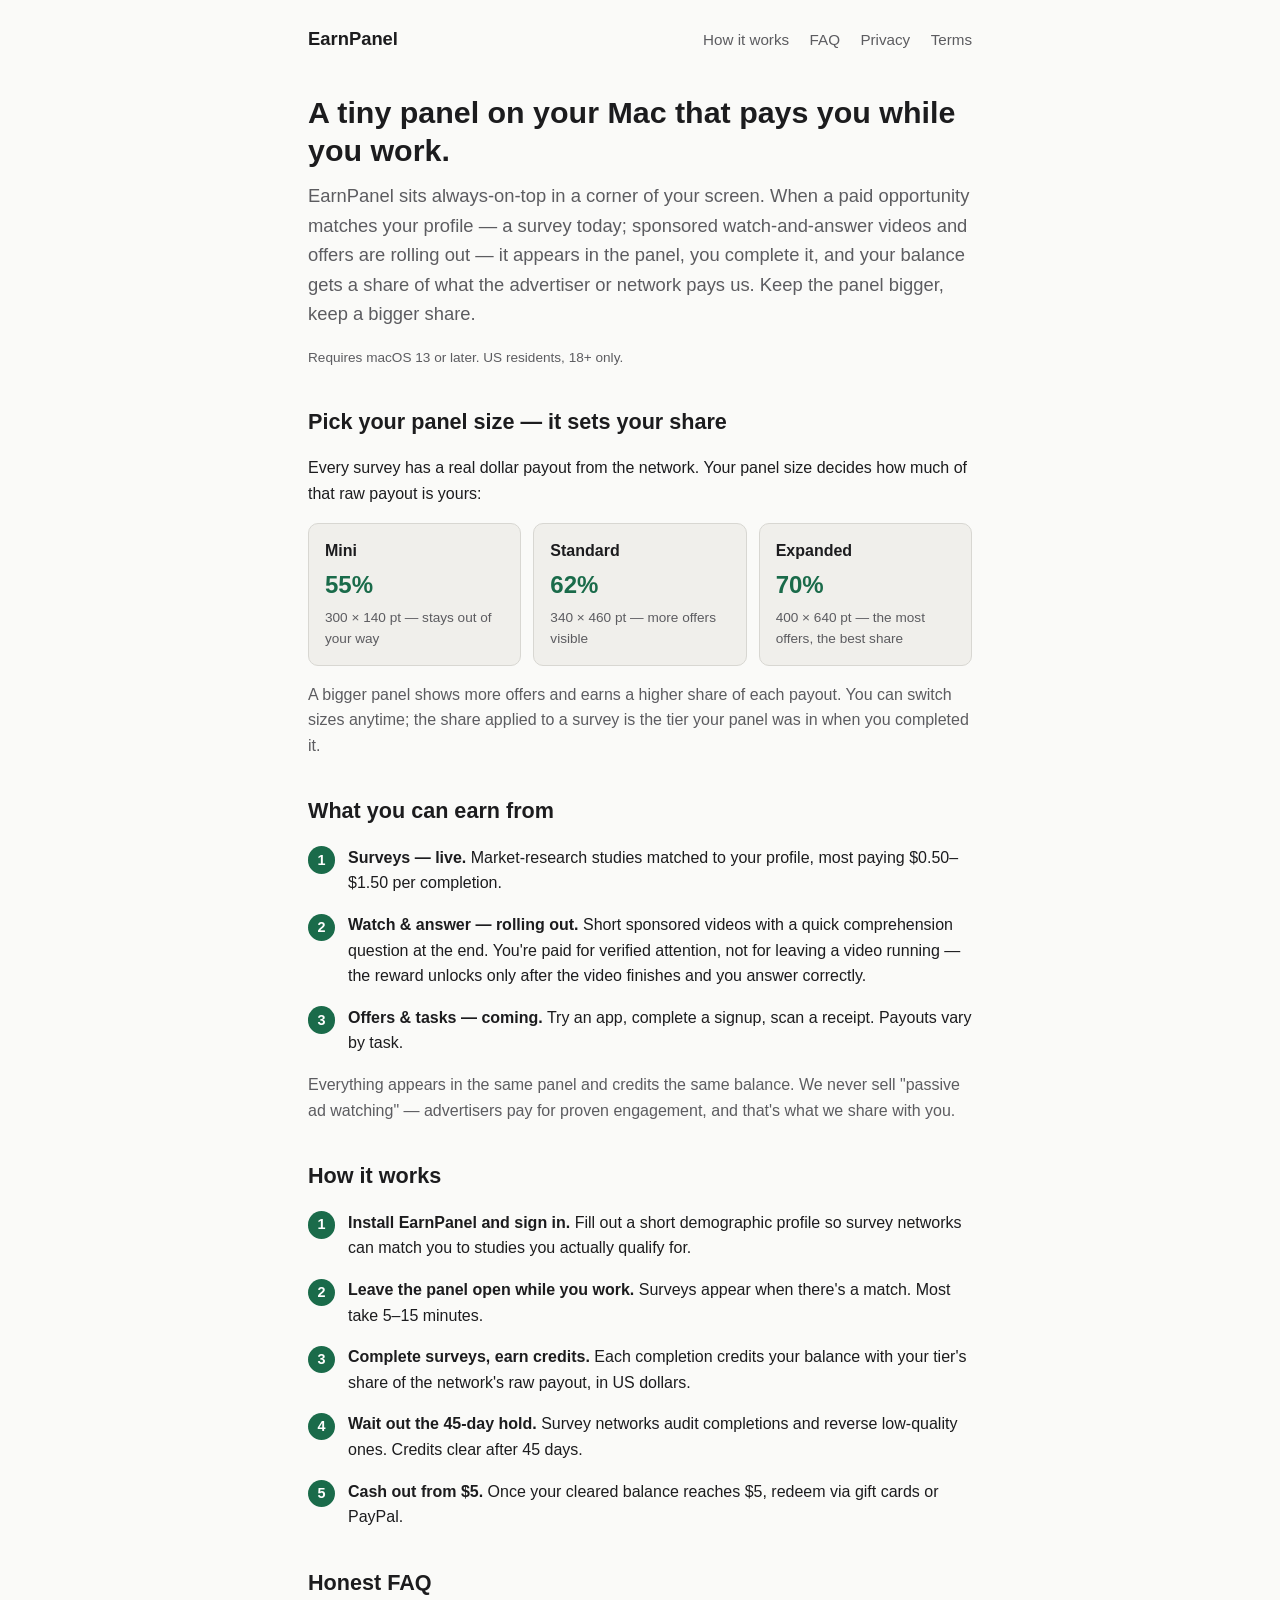
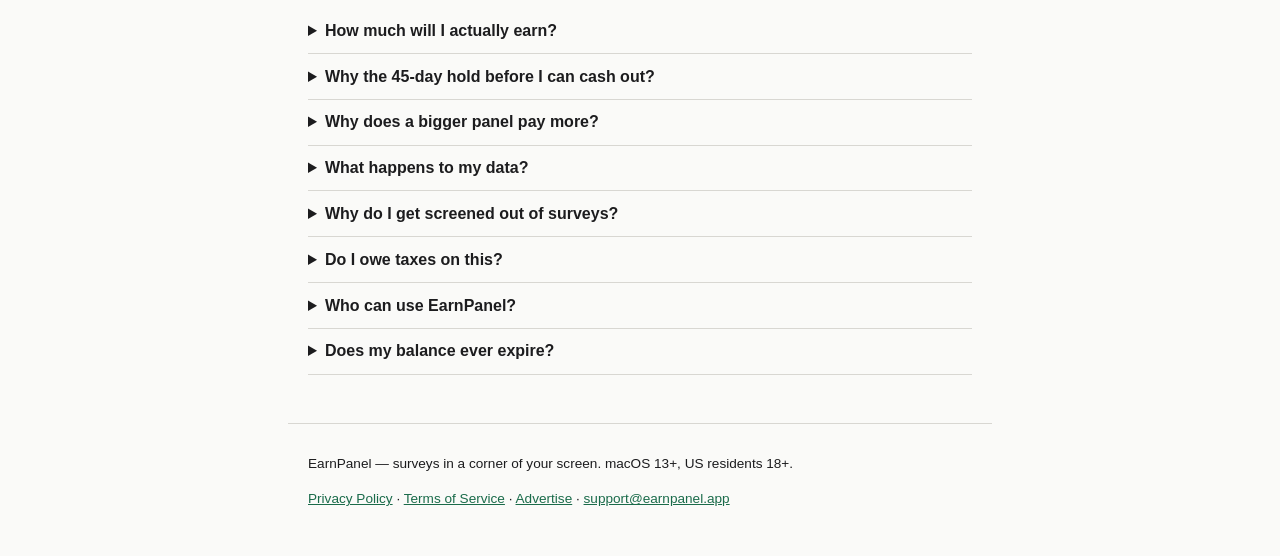
<file: index.html>
<!DOCTYPE html>
<html lang="en">
<head>
  <meta charset="utf-8">
  <meta name="viewport" content="width=device-width, initial-scale=1">
  <title>EarnPanel — a small macOS panel that pays you to answer surveys</title>
  <meta name="description" content="EarnPanel is a small always-on-top macOS panel that pays you to answer surveys while you work. Bigger panel, higher share. No hype: it's coffee money, not income.">
  <link rel="stylesheet" href="style.css">
</head>
<body>
  <header class="site">
    <a class="brand" href="index.html">EarnPanel</a>
    <nav>
      <a href="#how">How it works</a>
      <a href="#faq">FAQ</a>
      <a href="privacy.html">Privacy</a>
      <a href="terms.html">Terms</a>
    </nav>
  </header>

  <main>
    <h1>A tiny panel on your Mac that pays you while you work.</h1>
    <p class="lede">EarnPanel sits always-on-top in a corner of your screen. When a paid opportunity matches your profile — a survey today; sponsored watch-and-answer videos and offers are rolling out — it appears in the panel, you complete it, and your balance gets a share of what the advertiser or network pays us. Keep the panel bigger, keep a bigger share.</p>

    <p class="fineprint">Requires macOS 13 or later. US residents, 18+ only.</p>

    <h2 id="tiers">Pick your panel size — it sets your share</h2>
    <p>Every survey has a real dollar payout from the network. Your panel size decides how much of that raw payout is yours:</p>
    <ul class="tiers">
      <li>
        <span class="tier-name">Mini</span>
        <span class="tier-share">55%</span>
        <span class="tier-size">300 × 140 pt — stays out of your way</span>
      </li>
      <li>
        <span class="tier-name">Standard</span>
        <span class="tier-share">62%</span>
        <span class="tier-size">340 × 460 pt — more offers visible</span>
      </li>
      <li>
        <span class="tier-name">Expanded</span>
        <span class="tier-share">70%</span>
        <span class="tier-size">400 × 640 pt — the most offers, the best share</span>
      </li>
    </ul>
    <p class="muted">A bigger panel shows more offers and earns a higher share of each payout. You can switch sizes anytime; the share applied to a survey is the tier your panel was in when you completed it.</p>

    <h2 id="earn">What you can earn from</h2>
    <ul class="steps">
      <li><strong>Surveys — live.</strong> Market-research studies matched to your profile, most paying $0.50–$1.50 per completion.</li>
      <li><strong>Watch &amp; answer — rolling out.</strong> Short sponsored videos with a quick comprehension question at the end. You're paid for verified attention, not for leaving a video running — the reward unlocks only after the video finishes and you answer correctly.</li>
      <li><strong>Offers &amp; tasks — coming.</strong> Try an app, complete a signup, scan a receipt. Payouts vary by task.</li>
    </ul>
    <p class="muted">Everything appears in the same panel and credits the same balance. We never sell "passive ad watching" — advertisers pay for proven engagement, and that's what we share with you.</p>

    <h2 id="how">How it works</h2>
    <ol class="steps">
      <li><strong>Install EarnPanel and sign in.</strong> Fill out a short demographic profile so survey networks can match you to studies you actually qualify for.</li>
      <li><strong>Leave the panel open while you work.</strong> Surveys appear when there's a match. Most take 5–15 minutes.</li>
      <li><strong>Complete surveys, earn credits.</strong> Each completion credits your balance with your tier's share of the network's raw payout, in US dollars.</li>
      <li><strong>Wait out the 45-day hold.</strong> Survey networks audit completions and reverse low-quality ones. Credits clear after 45 days.</li>
      <li><strong>Cash out from $5.</strong> Once your cleared balance reaches $5, redeem via gift cards or PayPal.</li>
    </ol>

    <h2 id="faq">Honest FAQ</h2>
    <div class="faq">
      <details>
        <summary>How much will I actually earn?</summary>
        <p>Not much — and we'd rather tell you that up front. Most surveys pay roughly $0.50 to $1.50 each, and how many you qualify for depends on your demographics and the day. Think of EarnPanel as coffee money that accumulates passively while you work, not a side income and definitely not a wage. If anyone promises you real income from surveys, be skeptical.</p>
      </details>
      <details>
        <summary>Why the 45-day hold before I can cash out?</summary>
        <p>Survey networks review completions for quality and can reverse ones they judge fraudulent, rushed, or inconsistent — sometimes weeks after the fact. The 45-day hold means we only pay out earnings the networks have actually stood behind. If a completion is reversed after you've already been paid for it, the reversal nets against your future earnings, which means your balance can temporarily go negative.</p>
      </details>
      <details>
        <summary>Why does a bigger panel pay more?</summary>
        <p>Screen space is the honest currency here. A larger panel surfaces more offers and signals you're more engaged, so we pass along a larger cut: 55% at mini, 62% at standard, 70% at expanded. There's no trick — the percentages apply to the same raw network payout either way.</p>
      </details>
      <details>
        <summary>What happens to my data?</summary>
        <p>To match you to surveys, we share the profile information you give us with survey partners like BitLabs, and we're paid when you complete their surveys. Under California law that sharing may count as a "sale" of personal information, so we give you a clear way to opt out. Read the <a href="privacy.html">privacy policy</a> for the full picture before signing up.</p>
      </details>
      <details>
        <summary>Why do I get screened out of surveys?</summary>
        <p>Researchers need specific demographics, and networks often can't tell whether you qualify until you've answered a few questions. Screen-outs are frustrating and mostly unpaid; they're a fact of the survey industry, not something we can eliminate.</p>
      </details>
      <details>
        <summary>Do I owe taxes on this?</summary>
        <p>Possibly. Rewards are promotional payments, not wages. If your payouts approach IRS reporting thresholds in a calendar year, we'll ask you to submit a W-9 before further payouts and may issue a 1099-MISC. See the <a href="terms.html">terms</a>.</p>
      </details>
      <details>
        <summary>Who can use EarnPanel?</summary>
        <p>US residents who are 18 or older, on a Mac running macOS 13 or later. One account per person and per device — multi-accounting forfeits balances.</p>
      </details>
      <details>
        <summary>Does my balance ever expire?</summary>
        <p>If your account is inactive for 12 months, small remaining balances may expire under our dormancy policy. Cash out when you hit $5 and this never matters.</p>
      </details>
    </div>
  </main>

  <footer class="site">
    <p>EarnPanel — surveys in a corner of your screen. macOS 13+, US residents 18+.</p>
    <p><a href="privacy.html">Privacy Policy</a> · <a href="terms.html">Terms of Service</a> · <a href="advertise.html">Advertise</a> · <a href="mailto:support@earnpanel.app">support@earnpanel.app</a></p>
  </footer>
</body>
</html>
</file>
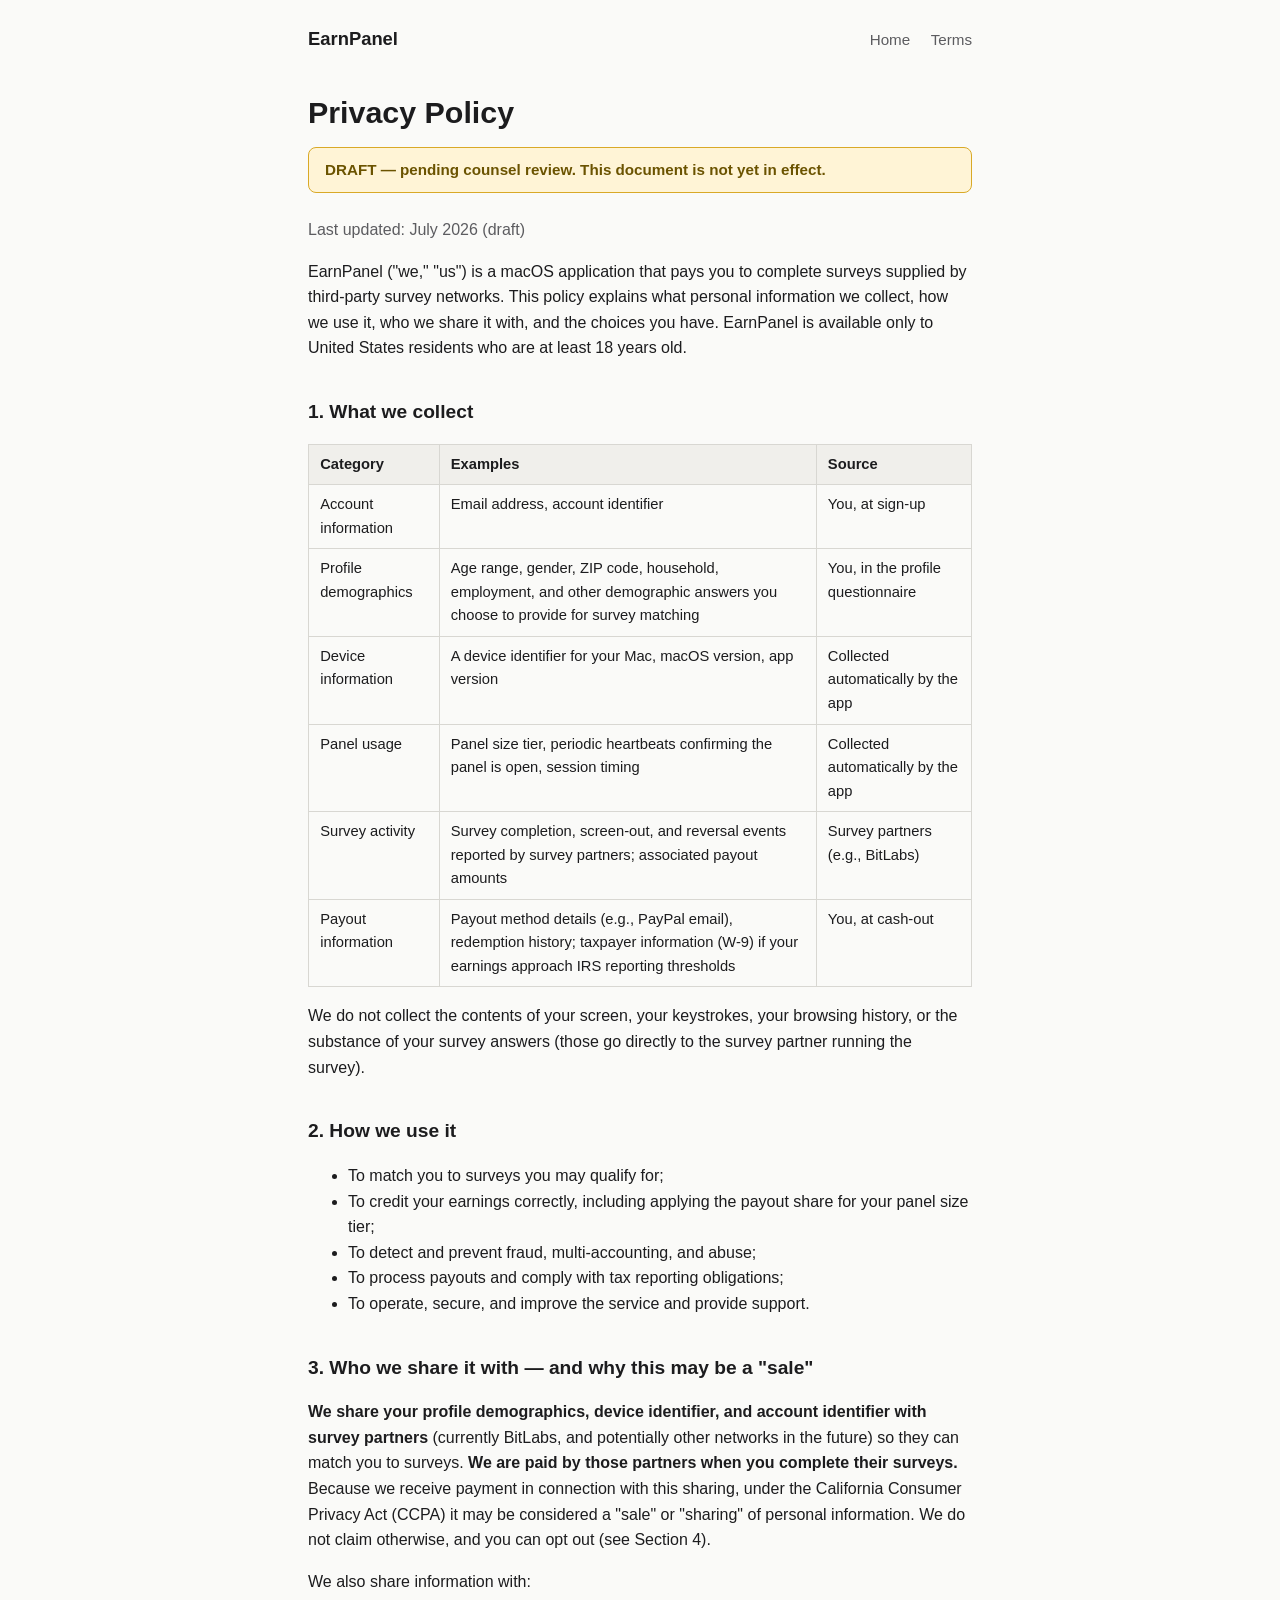
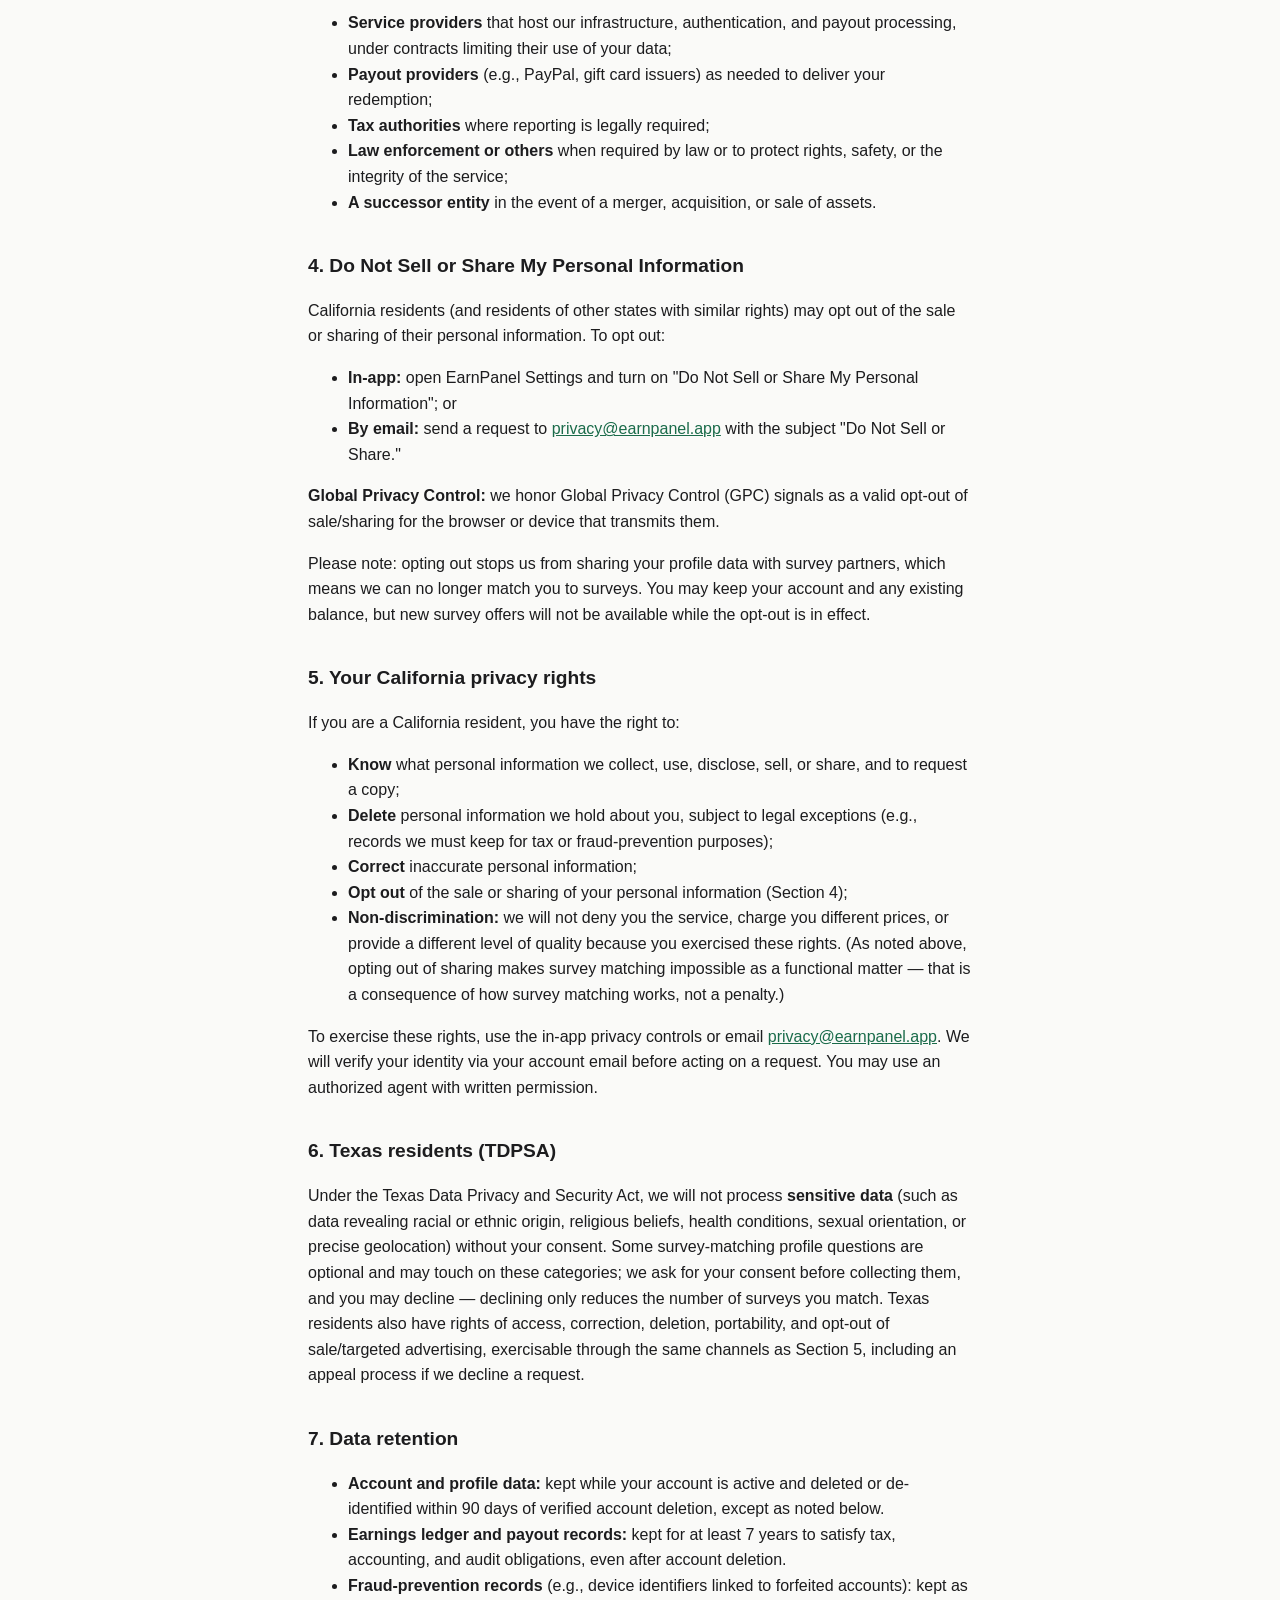
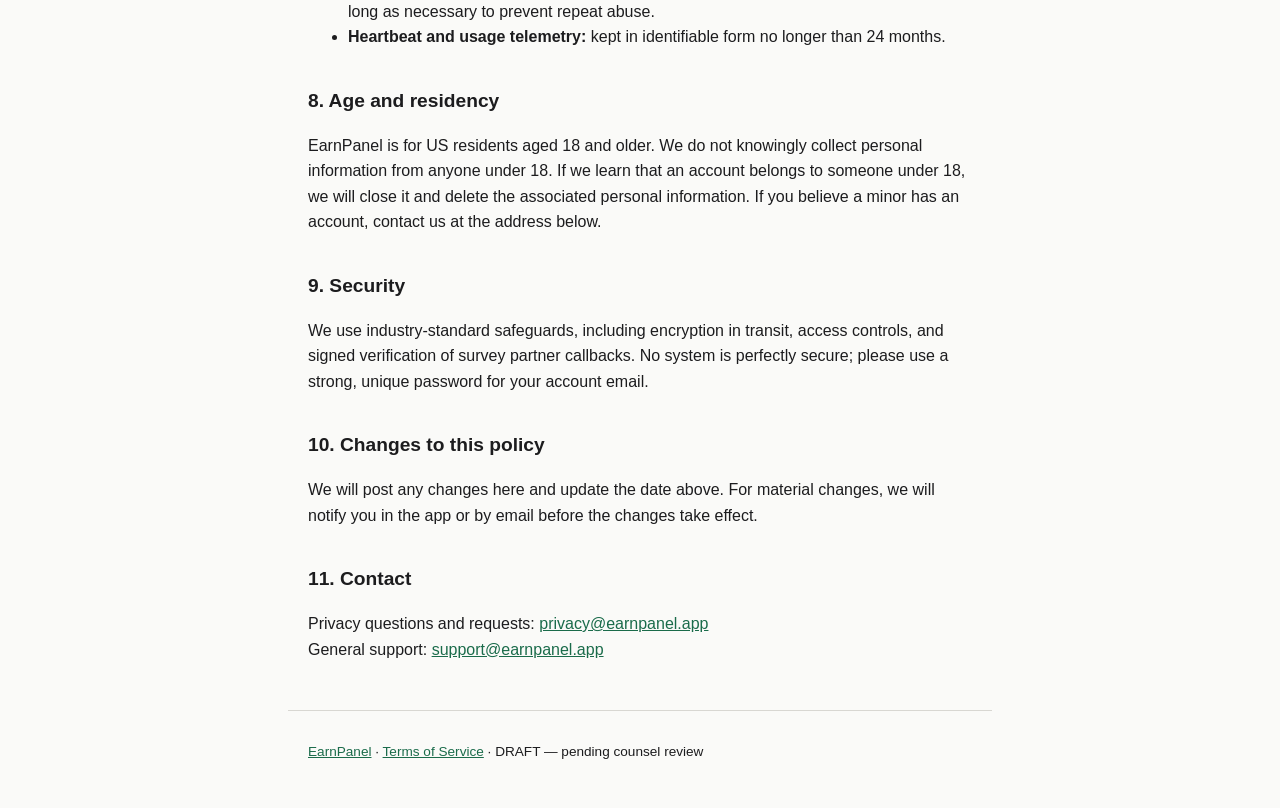
<file: privacy.html>
<!DOCTYPE html>
<html lang="en">
<head>
  <meta charset="utf-8">
  <meta name="viewport" content="width=device-width, initial-scale=1">
  <title>EarnPanel — Privacy Policy (Draft)</title>
  <meta name="description" content="Draft privacy policy for EarnPanel, pending counsel review.">
  <link rel="stylesheet" href="style.css">
</head>
<body>
  <header class="site">
    <a class="brand" href="index.html">EarnPanel</a>
    <nav>
      <a href="index.html">Home</a>
      <a href="terms.html">Terms</a>
    </nav>
  </header>

  <main class="legal">
    <h1>Privacy Policy</h1>
    <p class="draft-banner">DRAFT — pending counsel review. This document is not yet in effect.</p>
    <p class="muted">Last updated: July 2026 (draft)</p>

    <p>EarnPanel ("we," "us") is a macOS application that pays you to complete surveys supplied by third-party survey networks. This policy explains what personal information we collect, how we use it, who we share it with, and the choices you have. EarnPanel is available only to United States residents who are at least 18 years old.</p>

    <h2 id="collect">1. What we collect</h2>
    <table>
      <tr><th>Category</th><th>Examples</th><th>Source</th></tr>
      <tr>
        <td>Account information</td>
        <td>Email address, account identifier</td>
        <td>You, at sign-up</td>
      </tr>
      <tr>
        <td>Profile demographics</td>
        <td>Age range, gender, ZIP code, household, employment, and other demographic answers you choose to provide for survey matching</td>
        <td>You, in the profile questionnaire</td>
      </tr>
      <tr>
        <td>Device information</td>
        <td>A device identifier for your Mac, macOS version, app version</td>
        <td>Collected automatically by the app</td>
      </tr>
      <tr>
        <td>Panel usage</td>
        <td>Panel size tier, periodic heartbeats confirming the panel is open, session timing</td>
        <td>Collected automatically by the app</td>
      </tr>
      <tr>
        <td>Survey activity</td>
        <td>Survey completion, screen-out, and reversal events reported by survey partners; associated payout amounts</td>
        <td>Survey partners (e.g., BitLabs)</td>
      </tr>
      <tr>
        <td>Payout information</td>
        <td>Payout method details (e.g., PayPal email), redemption history; taxpayer information (W-9) if your earnings approach IRS reporting thresholds</td>
        <td>You, at cash-out</td>
      </tr>
    </table>
    <p>We do not collect the contents of your screen, your keystrokes, your browsing history, or the substance of your survey answers (those go directly to the survey partner running the survey).</p>

    <h2 id="use">2. How we use it</h2>
    <ul>
      <li>To match you to surveys you may qualify for;</li>
      <li>To credit your earnings correctly, including applying the payout share for your panel size tier;</li>
      <li>To detect and prevent fraud, multi-accounting, and abuse;</li>
      <li>To process payouts and comply with tax reporting obligations;</li>
      <li>To operate, secure, and improve the service and provide support.</li>
    </ul>

    <h2 id="share">3. Who we share it with — and why this may be a "sale"</h2>
    <p><strong>We share your profile demographics, device identifier, and account identifier with survey partners</strong> (currently BitLabs, and potentially other networks in the future) so they can match you to surveys. <strong>We are paid by those partners when you complete their surveys.</strong> Because we receive payment in connection with this sharing, under the California Consumer Privacy Act (CCPA) it may be considered a "sale" or "sharing" of personal information. We do not claim otherwise, and you can opt out (see Section 4).</p>
    <p>We also share information with:</p>
    <ul>
      <li><strong>Service providers</strong> that host our infrastructure, authentication, and payout processing, under contracts limiting their use of your data;</li>
      <li><strong>Payout providers</strong> (e.g., PayPal, gift card issuers) as needed to deliver your redemption;</li>
      <li><strong>Tax authorities</strong> where reporting is legally required;</li>
      <li><strong>Law enforcement or others</strong> when required by law or to protect rights, safety, or the integrity of the service;</li>
      <li><strong>A successor entity</strong> in the event of a merger, acquisition, or sale of assets.</li>
    </ul>

    <h2 id="dnss">4. Do Not Sell or Share My Personal Information</h2>
    <p>California residents (and residents of other states with similar rights) may opt out of the sale or sharing of their personal information. To opt out:</p>
    <ul>
      <li><strong>In-app:</strong> open EarnPanel Settings and turn on "Do Not Sell or Share My Personal Information"; or</li>
      <li><strong>By email:</strong> send a request to <a href="mailto:privacy@earnpanel.app">privacy@earnpanel.app</a> with the subject "Do Not Sell or Share."</li>
    </ul>
    <p><strong>Global Privacy Control:</strong> we honor Global Privacy Control (GPC) signals as a valid opt-out of sale/sharing for the browser or device that transmits them.</p>
    <p>Please note: opting out stops us from sharing your profile data with survey partners, which means we can no longer match you to surveys. You may keep your account and any existing balance, but new survey offers will not be available while the opt-out is in effect.</p>

    <h2 id="ccpa">5. Your California privacy rights</h2>
    <p>If you are a California resident, you have the right to:</p>
    <ul>
      <li><strong>Know</strong> what personal information we collect, use, disclose, sell, or share, and to request a copy;</li>
      <li><strong>Delete</strong> personal information we hold about you, subject to legal exceptions (e.g., records we must keep for tax or fraud-prevention purposes);</li>
      <li><strong>Correct</strong> inaccurate personal information;</li>
      <li><strong>Opt out</strong> of the sale or sharing of your personal information (Section 4);</li>
      <li><strong>Non-discrimination:</strong> we will not deny you the service, charge you different prices, or provide a different level of quality because you exercised these rights. (As noted above, opting out of sharing makes survey matching impossible as a functional matter — that is a consequence of how survey matching works, not a penalty.)</li>
    </ul>
    <p>To exercise these rights, use the in-app privacy controls or email <a href="mailto:privacy@earnpanel.app">privacy@earnpanel.app</a>. We will verify your identity via your account email before acting on a request. You may use an authorized agent with written permission.</p>

    <h2 id="texas">6. Texas residents (TDPSA)</h2>
    <p>Under the Texas Data Privacy and Security Act, we will not process <strong>sensitive data</strong> (such as data revealing racial or ethnic origin, religious beliefs, health conditions, sexual orientation, or precise geolocation) without your consent. Some survey-matching profile questions are optional and may touch on these categories; we ask for your consent before collecting them, and you may decline — declining only reduces the number of surveys you match. Texas residents also have rights of access, correction, deletion, portability, and opt-out of sale/targeted advertising, exercisable through the same channels as Section 5, including an appeal process if we decline a request.</p>

    <h2 id="retention">7. Data retention</h2>
    <ul>
      <li><strong>Account and profile data:</strong> kept while your account is active and deleted or de-identified within 90 days of verified account deletion, except as noted below.</li>
      <li><strong>Earnings ledger and payout records:</strong> kept for at least 7 years to satisfy tax, accounting, and audit obligations, even after account deletion.</li>
      <li><strong>Fraud-prevention records</strong> (e.g., device identifiers linked to forfeited accounts): kept as long as necessary to prevent repeat abuse.</li>
      <li><strong>Heartbeat and usage telemetry:</strong> kept in identifiable form no longer than 24 months.</li>
    </ul>

    <h2 id="eligibility">8. Age and residency</h2>
    <p>EarnPanel is for US residents aged 18 and older. We do not knowingly collect personal information from anyone under 18. If we learn that an account belongs to someone under 18, we will close it and delete the associated personal information. If you believe a minor has an account, contact us at the address below.</p>

    <h2 id="security">9. Security</h2>
    <p>We use industry-standard safeguards, including encryption in transit, access controls, and signed verification of survey partner callbacks. No system is perfectly secure; please use a strong, unique password for your account email.</p>

    <h2 id="changes">10. Changes to this policy</h2>
    <p>We will post any changes here and update the date above. For material changes, we will notify you in the app or by email before the changes take effect.</p>

    <h2 id="contact">11. Contact</h2>
    <p>Privacy questions and requests: <a href="mailto:privacy@earnpanel.app">privacy@earnpanel.app</a><br>
    General support: <a href="mailto:support@earnpanel.app">support@earnpanel.app</a></p>
  </main>

  <footer class="site">
    <p><a href="index.html">EarnPanel</a> · <a href="terms.html">Terms of Service</a> · DRAFT — pending counsel review</p>
  </footer>
</body>
</html>
</file>
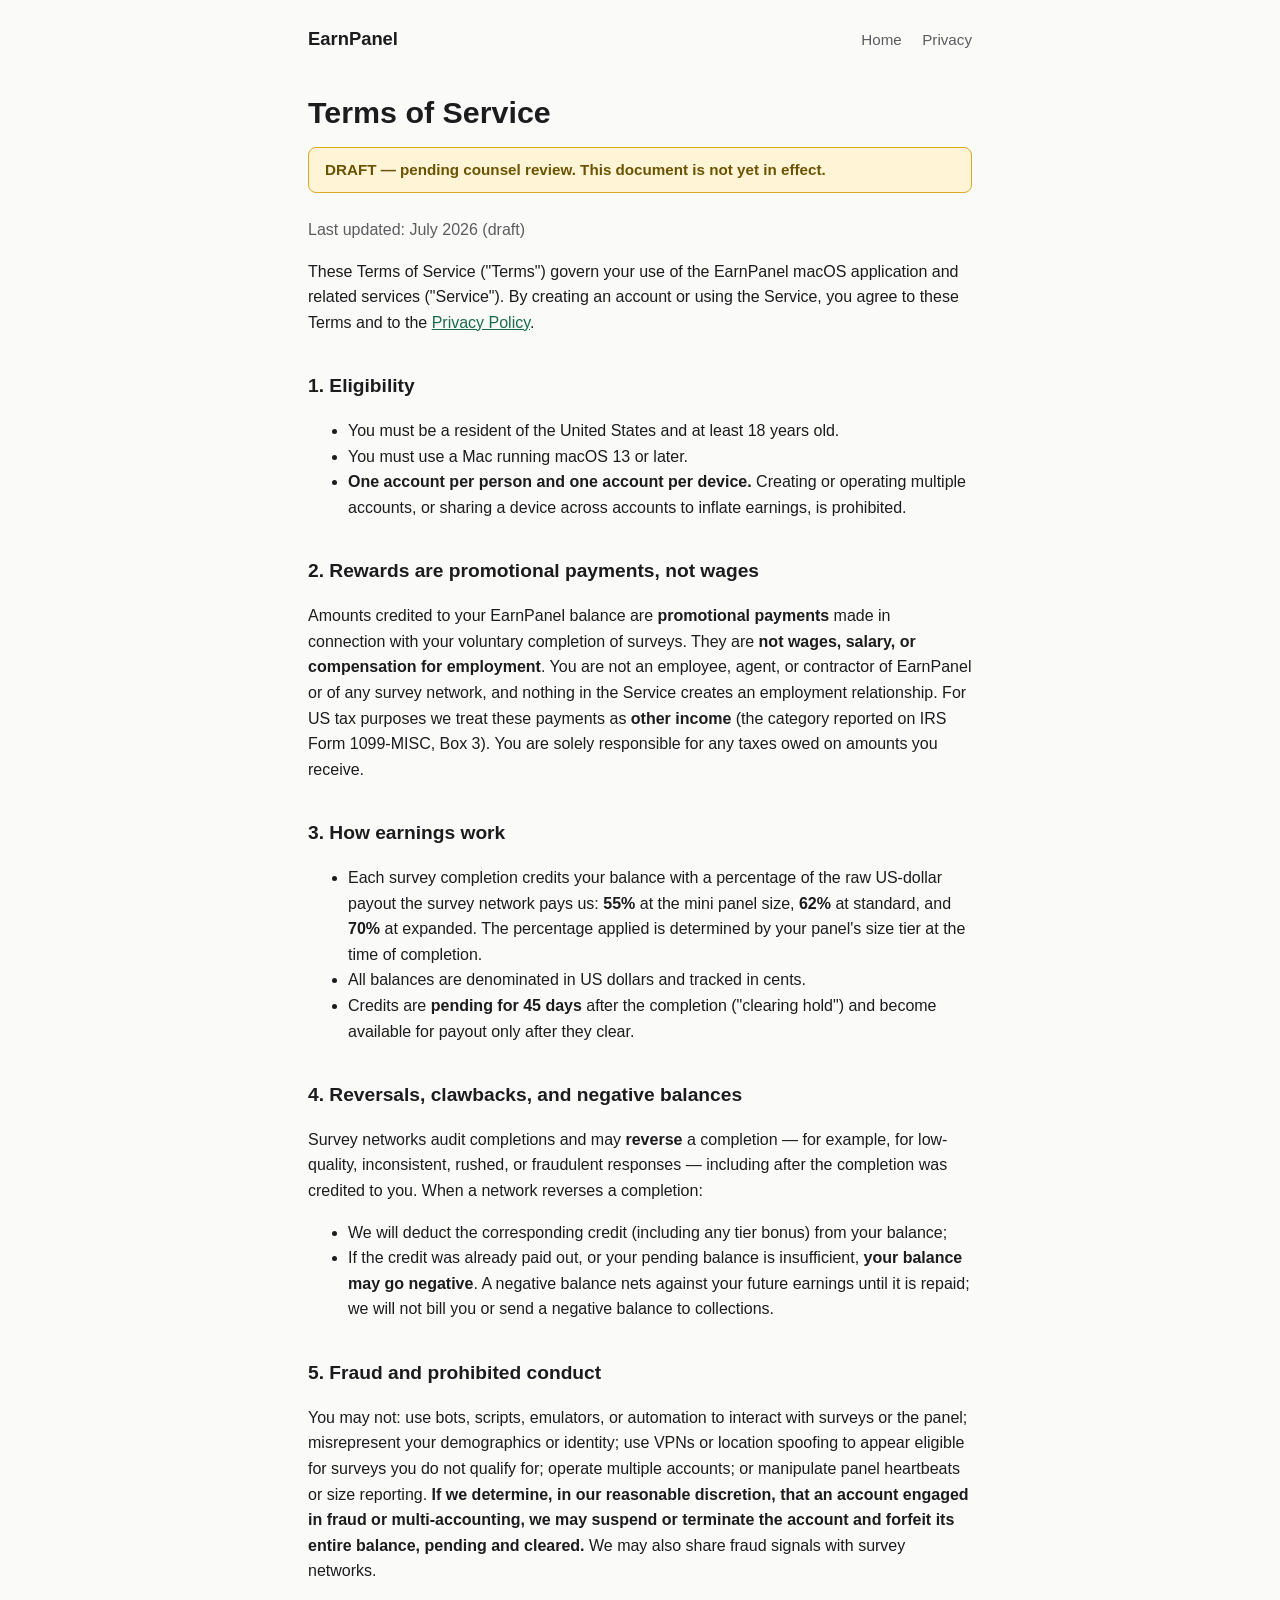
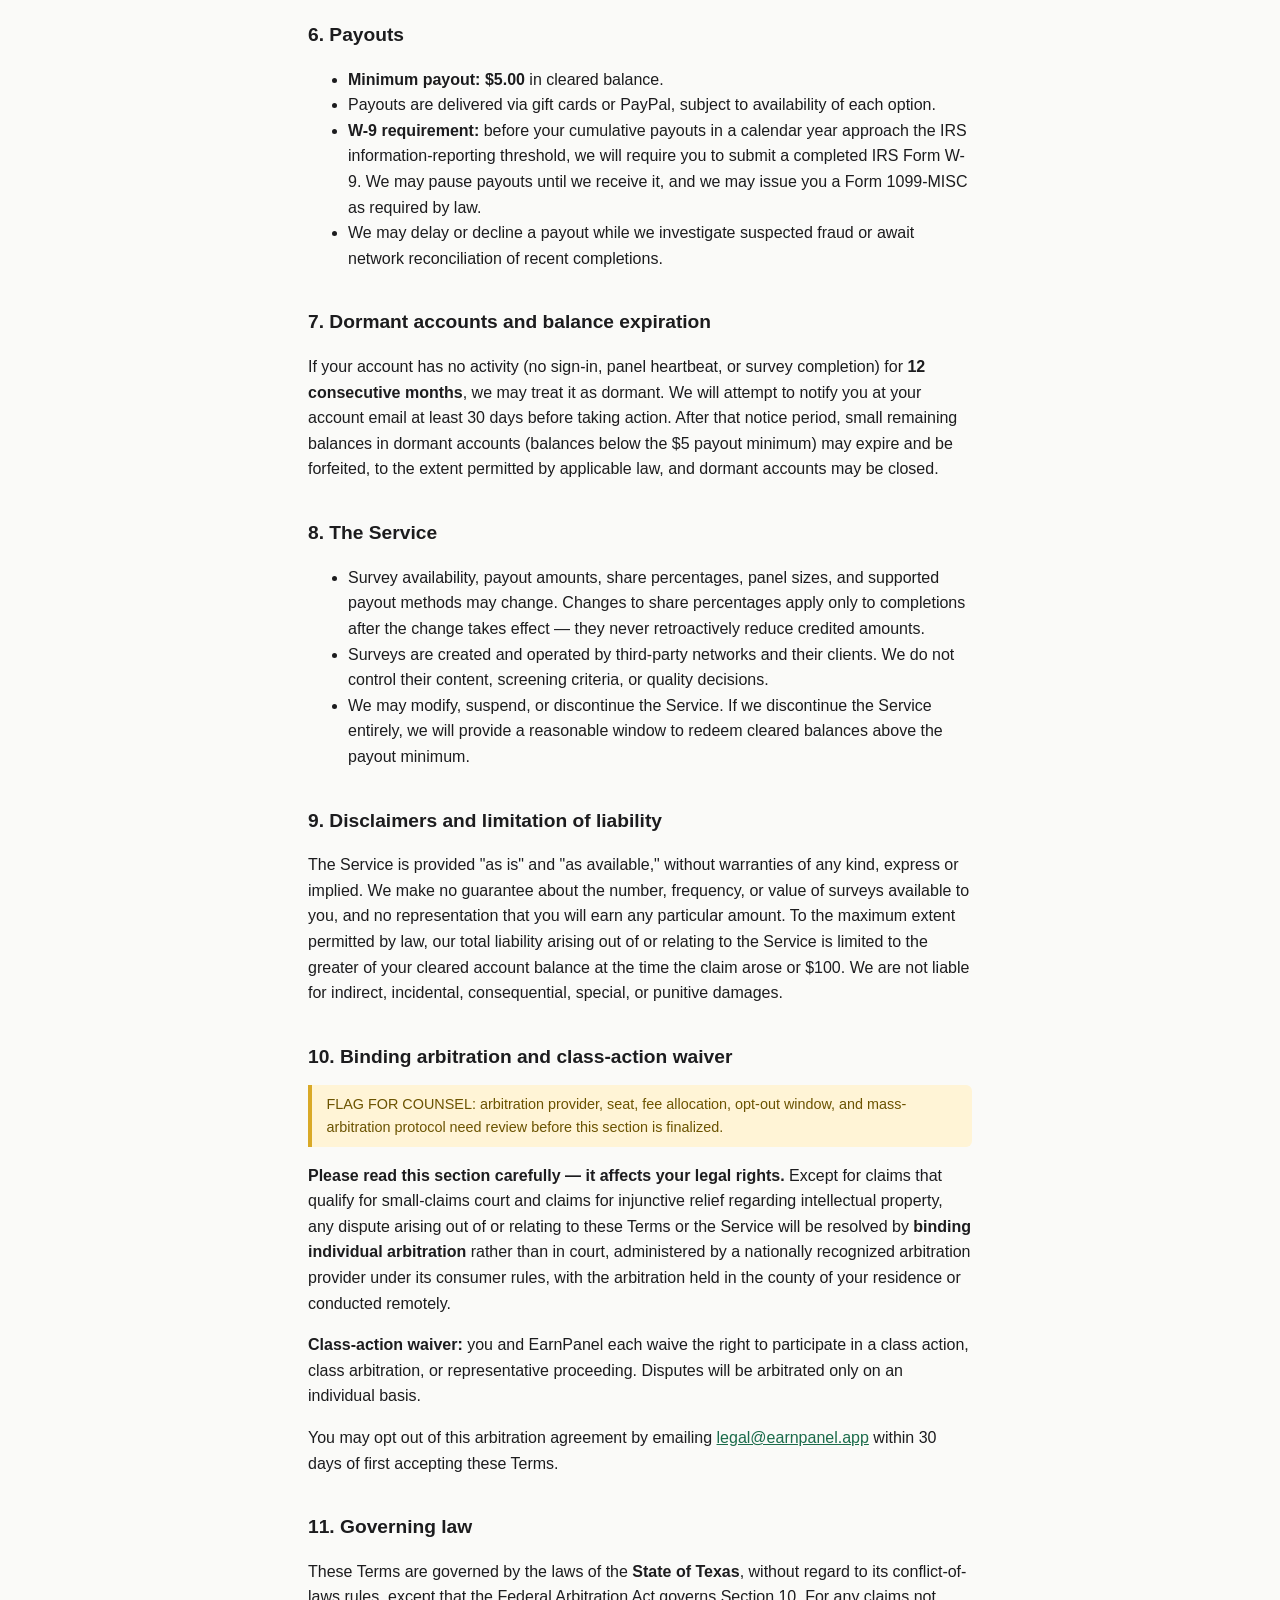
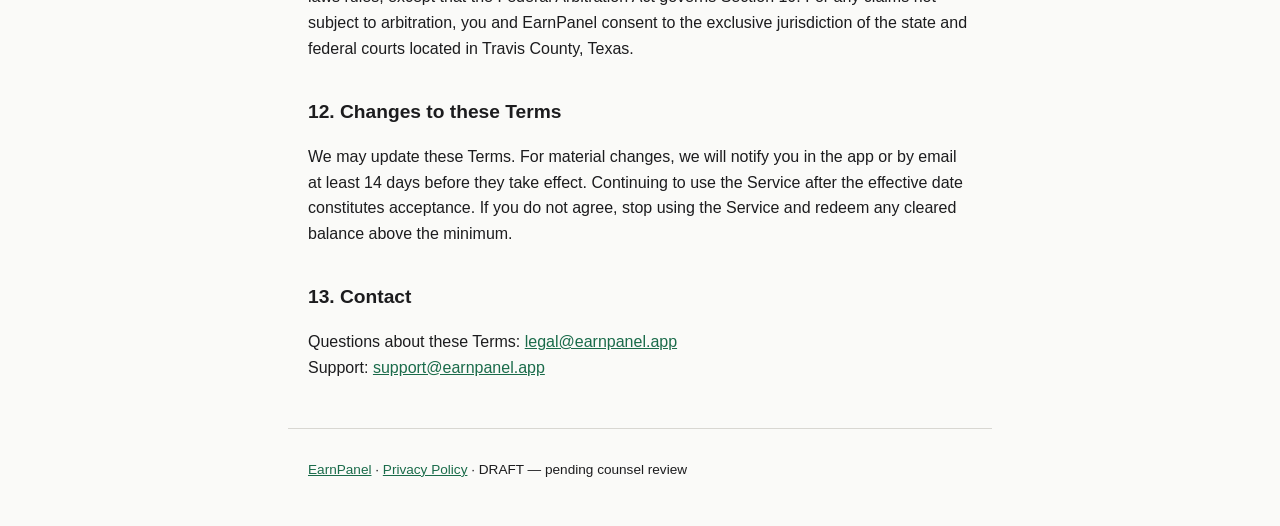
<file: terms.html>
<!DOCTYPE html>
<html lang="en">
<head>
  <meta charset="utf-8">
  <meta name="viewport" content="width=device-width, initial-scale=1">
  <title>EarnPanel — Terms of Service (Draft)</title>
  <meta name="description" content="Draft terms of service for EarnPanel, pending counsel review.">
  <link rel="stylesheet" href="style.css">
</head>
<body>
  <header class="site">
    <a class="brand" href="index.html">EarnPanel</a>
    <nav>
      <a href="index.html">Home</a>
      <a href="privacy.html">Privacy</a>
    </nav>
  </header>

  <main class="legal">
    <h1>Terms of Service</h1>
    <p class="draft-banner">DRAFT — pending counsel review. This document is not yet in effect.</p>
    <p class="muted">Last updated: July 2026 (draft)</p>

    <p>These Terms of Service ("Terms") govern your use of the EarnPanel macOS application and related services ("Service"). By creating an account or using the Service, you agree to these Terms and to the <a href="privacy.html">Privacy Policy</a>.</p>

    <h2 id="eligibility">1. Eligibility</h2>
    <ul>
      <li>You must be a resident of the United States and at least 18 years old.</li>
      <li>You must use a Mac running macOS 13 or later.</li>
      <li><strong>One account per person and one account per device.</strong> Creating or operating multiple accounts, or sharing a device across accounts to inflate earnings, is prohibited.</li>
    </ul>

    <h2 id="rewards">2. Rewards are promotional payments, not wages</h2>
    <p>Amounts credited to your EarnPanel balance are <strong>promotional payments</strong> made in connection with your voluntary completion of surveys. They are <strong>not wages, salary, or compensation for employment</strong>. You are not an employee, agent, or contractor of EarnPanel or of any survey network, and nothing in the Service creates an employment relationship. For US tax purposes we treat these payments as <strong>other income</strong> (the category reported on IRS Form 1099-MISC, Box 3). You are solely responsible for any taxes owed on amounts you receive.</p>

    <h2 id="earnings">3. How earnings work</h2>
    <ul>
      <li>Each survey completion credits your balance with a percentage of the raw US-dollar payout the survey network pays us: <strong>55%</strong> at the mini panel size, <strong>62%</strong> at standard, and <strong>70%</strong> at expanded. The percentage applied is determined by your panel's size tier at the time of completion.</li>
      <li>All balances are denominated in US dollars and tracked in cents.</li>
      <li>Credits are <strong>pending for 45 days</strong> after the completion ("clearing hold") and become available for payout only after they clear.</li>
    </ul>

    <h2 id="reversals">4. Reversals, clawbacks, and negative balances</h2>
    <p>Survey networks audit completions and may <strong>reverse</strong> a completion — for example, for low-quality, inconsistent, rushed, or fraudulent responses — including after the completion was credited to you. When a network reverses a completion:</p>
    <ul>
      <li>We will deduct the corresponding credit (including any tier bonus) from your balance;</li>
      <li>If the credit was already paid out, or your pending balance is insufficient, <strong>your balance may go negative</strong>. A negative balance nets against your future earnings until it is repaid; we will not bill you or send a negative balance to collections.</li>
    </ul>

    <h2 id="fraud">5. Fraud and prohibited conduct</h2>
    <p>You may not: use bots, scripts, emulators, or automation to interact with surveys or the panel; misrepresent your demographics or identity; use VPNs or location spoofing to appear eligible for surveys you do not qualify for; operate multiple accounts; or manipulate panel heartbeats or size reporting. <strong>If we determine, in our reasonable discretion, that an account engaged in fraud or multi-accounting, we may suspend or terminate the account and forfeit its entire balance, pending and cleared.</strong> We may also share fraud signals with survey networks.</p>

    <h2 id="payouts">6. Payouts</h2>
    <ul>
      <li><strong>Minimum payout: $5.00</strong> in cleared balance.</li>
      <li>Payouts are delivered via gift cards or PayPal, subject to availability of each option.</li>
      <li><strong>W-9 requirement:</strong> before your cumulative payouts in a calendar year approach the IRS information-reporting threshold, we will require you to submit a completed IRS Form W-9. We may pause payouts until we receive it, and we may issue you a Form 1099-MISC as required by law.</li>
      <li>We may delay or decline a payout while we investigate suspected fraud or await network reconciliation of recent completions.</li>
    </ul>

    <h2 id="dormancy">7. Dormant accounts and balance expiration</h2>
    <p>If your account has no activity (no sign-in, panel heartbeat, or survey completion) for <strong>12 consecutive months</strong>, we may treat it as dormant. We will attempt to notify you at your account email at least 30 days before taking action. After that notice period, small remaining balances in dormant accounts (balances below the $5 payout minimum) may expire and be forfeited, to the extent permitted by applicable law, and dormant accounts may be closed.</p>

    <h2 id="service">8. The Service</h2>
    <ul>
      <li>Survey availability, payout amounts, share percentages, panel sizes, and supported payout methods may change. Changes to share percentages apply only to completions after the change takes effect — they never retroactively reduce credited amounts.</li>
      <li>Surveys are created and operated by third-party networks and their clients. We do not control their content, screening criteria, or quality decisions.</li>
      <li>We may modify, suspend, or discontinue the Service. If we discontinue the Service entirely, we will provide a reasonable window to redeem cleared balances above the payout minimum.</li>
    </ul>

    <h2 id="disclaimers">9. Disclaimers and limitation of liability</h2>
    <p>The Service is provided "as is" and "as available," without warranties of any kind, express or implied. We make no guarantee about the number, frequency, or value of surveys available to you, and no representation that you will earn any particular amount. To the maximum extent permitted by law, our total liability arising out of or relating to the Service is limited to the greater of your cleared account balance at the time the claim arose or $100. We are not liable for indirect, incidental, consequential, special, or punitive damages.</p>

    <h2 id="arbitration">10. Binding arbitration and class-action waiver</h2>
    <div class="counsel-flag">FLAG FOR COUNSEL: arbitration provider, seat, fee allocation, opt-out window, and mass-arbitration protocol need review before this section is finalized.</div>
    <p><strong>Please read this section carefully — it affects your legal rights.</strong> Except for claims that qualify for small-claims court and claims for injunctive relief regarding intellectual property, any dispute arising out of or relating to these Terms or the Service will be resolved by <strong>binding individual arbitration</strong> rather than in court, administered by a nationally recognized arbitration provider under its consumer rules, with the arbitration held in the county of your residence or conducted remotely.</p>
    <p><strong>Class-action waiver:</strong> you and EarnPanel each waive the right to participate in a class action, class arbitration, or representative proceeding. Disputes will be arbitrated only on an individual basis.</p>
    <p>You may opt out of this arbitration agreement by emailing <a href="mailto:legal@earnpanel.app">legal@earnpanel.app</a> within 30 days of first accepting these Terms.</p>

    <h2 id="law">11. Governing law</h2>
    <p>These Terms are governed by the laws of the <strong>State of Texas</strong>, without regard to its conflict-of-laws rules, except that the Federal Arbitration Act governs Section 10. For any claims not subject to arbitration, you and EarnPanel consent to the exclusive jurisdiction of the state and federal courts located in Travis County, Texas.</p>

    <h2 id="changes">12. Changes to these Terms</h2>
    <p>We may update these Terms. For material changes, we will notify you in the app or by email at least 14 days before they take effect. Continuing to use the Service after the effective date constitutes acceptance. If you do not agree, stop using the Service and redeem any cleared balance above the minimum.</p>

    <h2 id="contact">13. Contact</h2>
    <p>Questions about these Terms: <a href="mailto:legal@earnpanel.app">legal@earnpanel.app</a><br>
    Support: <a href="mailto:support@earnpanel.app">support@earnpanel.app</a></p>
  </main>

  <footer class="site">
    <p><a href="index.html">EarnPanel</a> · <a href="privacy.html">Privacy Policy</a> · DRAFT — pending counsel review</p>
  </footer>
</body>
</html>
</file>
<file: style.css>
/* EarnPanel site — self-contained, no external resources. */

:root {
  color-scheme: light dark;
  --bg: #fafaf8;
  --bg-alt: #f0efeb;
  --text: #1c1c1e;
  --muted: #5c5c60;
  --accent: #1a6b4a;
  --accent-contrast: #ffffff;
  --border: #d8d7d2;
  --warn-bg: #fff4d6;
  --warn-border: #d9a927;
  --warn-text: #6b5300;
  --max-width: 44rem;
}

@media (prefers-color-scheme: dark) {
  :root {
    --bg: #131315;
    --bg-alt: #1d1d20;
    --text: #ececee;
    --muted: #a3a3a8;
    --accent: #4dbd8d;
    --accent-contrast: #0d1f17;
    --border: #333338;
    --warn-bg: #33290c;
    --warn-border: #a3862a;
    --warn-text: #e8d089;
  }
}

* {
  box-sizing: border-box;
}

body {
  margin: 0;
  background: var(--bg);
  color: var(--text);
  font-family: -apple-system, BlinkMacSystemFont, "Segoe UI", Helvetica, Arial, sans-serif;
  font-size: 1rem;
  line-height: 1.6;
}

a {
  color: var(--accent);
}

header.site,
main,
footer.site {
  max-width: var(--max-width);
  margin: 0 auto;
  padding: 0 1.25rem;
}

header.site {
  display: flex;
  align-items: baseline;
  justify-content: space-between;
  flex-wrap: wrap;
  gap: 0.5rem 1.5rem;
  padding-top: 1.5rem;
  padding-bottom: 1rem;
}

header.site .brand {
  font-weight: 700;
  font-size: 1.15rem;
  color: var(--text);
  text-decoration: none;
}

header.site nav a {
  margin-left: 1rem;
  font-size: 0.95rem;
  color: var(--muted);
  text-decoration: none;
}

header.site nav a:hover {
  color: var(--accent);
  text-decoration: underline;
}

h1 {
  font-size: 1.9rem;
  line-height: 1.25;
  margin: 1.5rem 0 0.75rem;
}

h2 {
  font-size: 1.35rem;
  margin: 2.25rem 0 0.5rem;
}

h3 {
  font-size: 1.05rem;
  margin: 1.5rem 0 0.25rem;
}

p, li {
  color: var(--text);
}

.muted {
  color: var(--muted);
}

.lede {
  font-size: 1.15rem;
  color: var(--muted);
  margin-top: 0;
}

.draft-banner {
  background: var(--warn-bg);
  border: 1px solid var(--warn-border);
  color: var(--warn-text);
  border-radius: 8px;
  padding: 0.6rem 1rem;
  margin: 1rem 0 1.5rem;
  font-weight: 600;
  font-size: 0.95rem;
}

.tiers {
  display: grid;
  grid-template-columns: repeat(auto-fit, minmax(11rem, 1fr));
  gap: 0.75rem;
  margin: 1rem 0;
  padding: 0;
  list-style: none;
}

.tiers li {
  background: var(--bg-alt);
  border: 1px solid var(--border);
  border-radius: 10px;
  padding: 0.9rem 1rem;
}

.tiers .tier-name {
  font-weight: 700;
  display: block;
}

.tiers .tier-share {
  font-size: 1.5rem;
  font-weight: 700;
  color: var(--accent);
  display: block;
  margin: 0.15rem 0;
}

.tiers .tier-size {
  font-size: 0.85rem;
  color: var(--muted);
  display: block;
}

.steps {
  counter-reset: step;
  list-style: none;
  padding: 0;
  margin: 1rem 0;
}

.steps li {
  position: relative;
  padding-left: 2.5rem;
  margin-bottom: 1rem;
}

.steps li::before {
  counter-increment: step;
  content: counter(step);
  position: absolute;
  left: 0;
  top: 0.1rem;
  width: 1.7rem;
  height: 1.7rem;
  border-radius: 50%;
  background: var(--accent);
  color: var(--accent-contrast);
  font-weight: 700;
  font-size: 0.9rem;
  display: flex;
  align-items: center;
  justify-content: center;
}

.faq details {
  border-bottom: 1px solid var(--border);
  padding: 0.6rem 0;
}

.faq summary {
  font-weight: 600;
  cursor: pointer;
}

.faq details p {
  margin: 0.5rem 0 0.25rem;
  color: var(--muted);
}

.fineprint,
footer.site {
  font-size: 0.85rem;
  color: var(--muted);
}

footer.site {
  border-top: 1px solid var(--border);
  margin-top: 3rem;
  padding-top: 1rem;
  padding-bottom: 2rem;
}

/* Legal documents */
.legal h2 {
  font-size: 1.2rem;
}

.legal table {
  width: 100%;
  border-collapse: collapse;
  font-size: 0.92rem;
  margin: 1rem 0;
}

.legal th,
.legal td {
  border: 1px solid var(--border);
  padding: 0.5rem 0.7rem;
  text-align: left;
  vertical-align: top;
}

.legal th {
  background: var(--bg-alt);
}

.legal .counsel-flag {
  background: var(--warn-bg);
  border-left: 4px solid var(--warn-border);
  color: var(--warn-text);
  padding: 0.5rem 0.9rem;
  margin: 0.75rem 0;
  font-size: 0.9rem;
  border-radius: 0 6px 6px 0;
}

@media (max-width: 480px) {
  h1 {
    font-size: 1.55rem;
  }

  .legal table {
    display: block;
    overflow-x: auto;
  }
}
</file>
